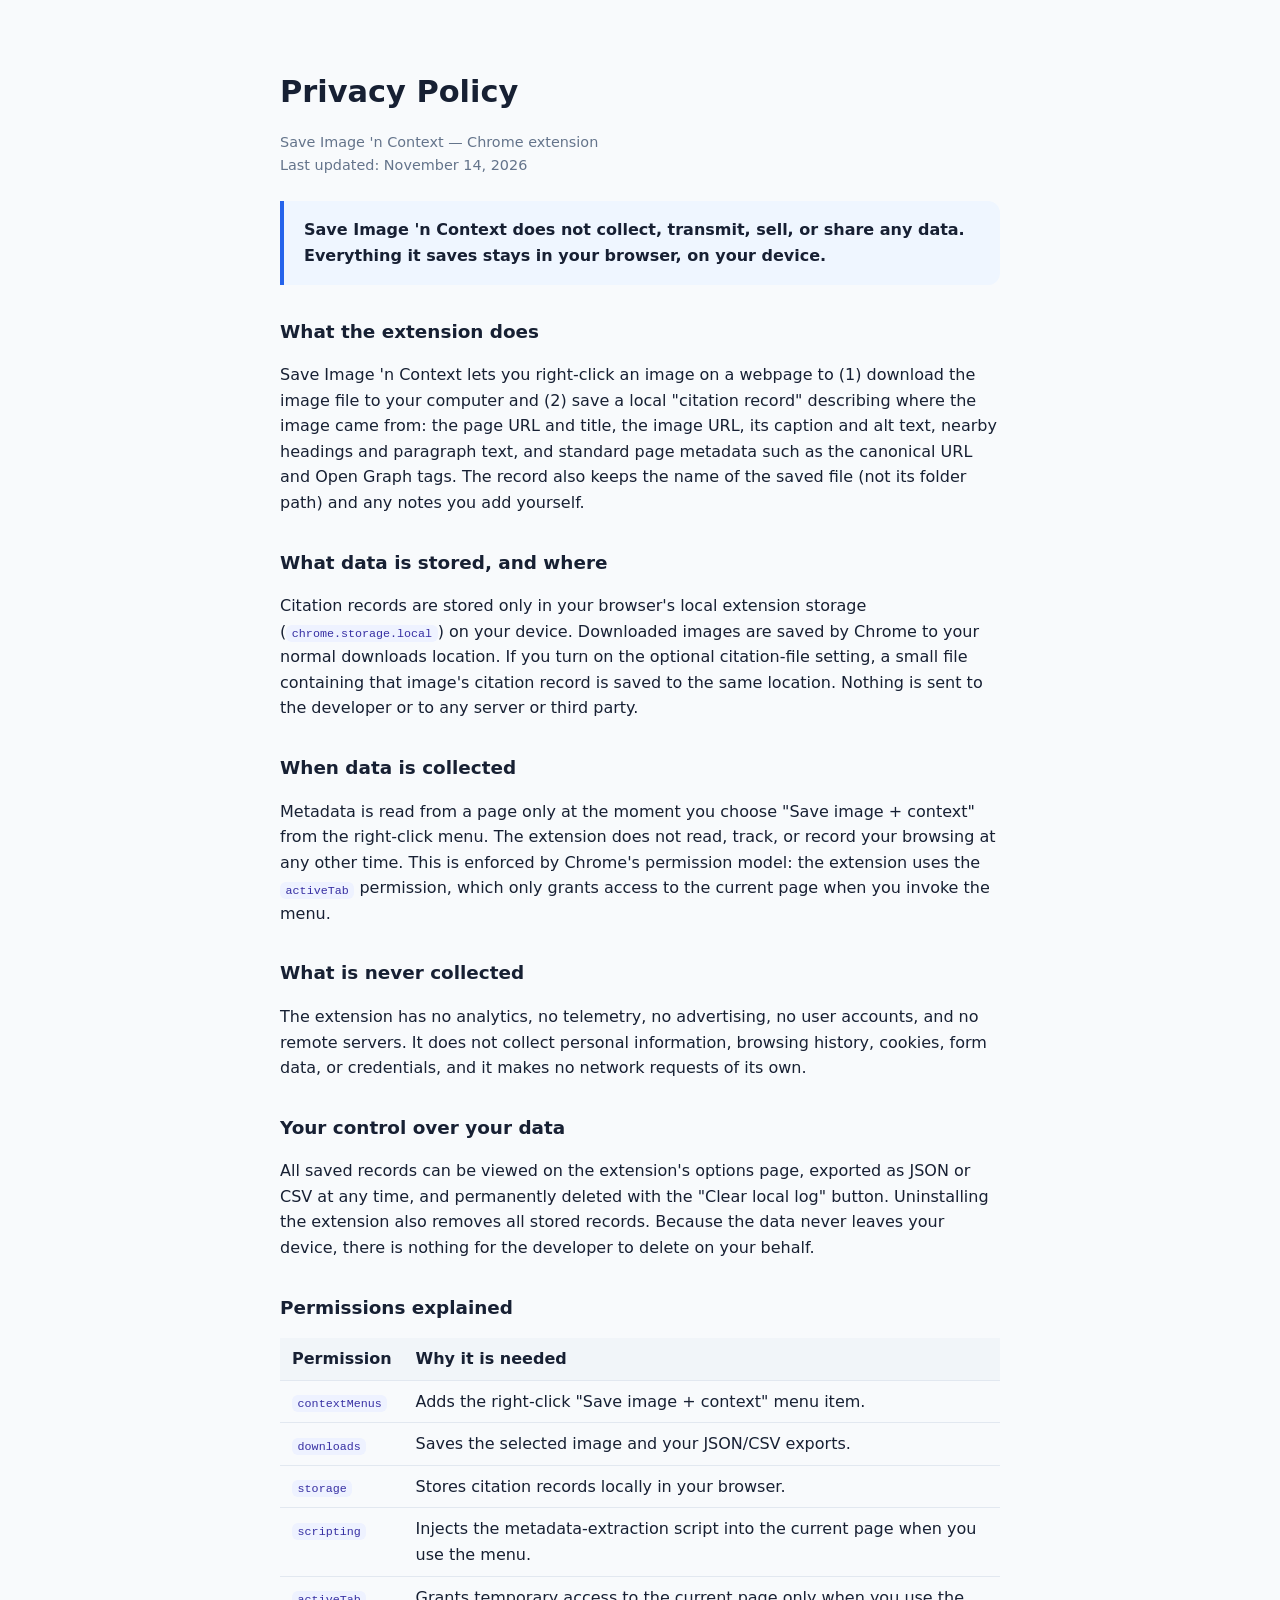
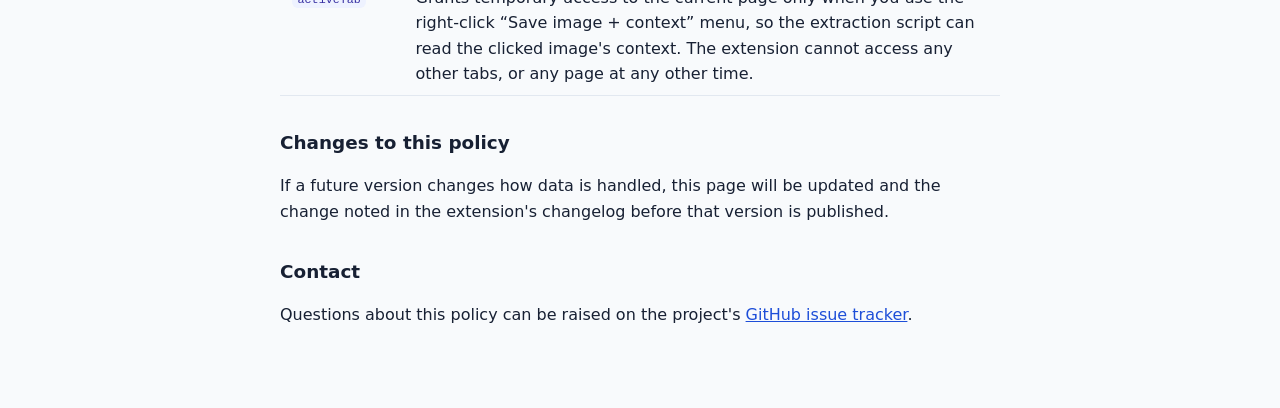
<file: docs/index.html>
<!DOCTYPE html>
<html lang="en">
<head>
  <meta charset="UTF-8" />
  <meta name="viewport" content="width=device-width, initial-scale=1.0" />
  <title>Privacy Policy — Save Image 'n Context</title>
  <style>
    body {
      margin: 0;
      font-family: system-ui, -apple-system, "Segoe UI", sans-serif;
      color: #172033;
      background: #f8fafc;
      line-height: 1.6;
    }
    main {
      max-width: 720px;
      margin: 0 auto;
      padding: 3rem 1.25rem 4rem;
    }
    h1 { font-size: 1.9rem; margin-bottom: 0.25rem; }
    h2 { font-size: 1.15rem; margin-top: 2rem; }
    .updated { color: #64748b; font-size: 0.9rem; }
    .summary {
      margin: 1.5rem 0;
      padding: 1rem 1.25rem;
      border-left: 4px solid #2563eb;
      background: #eff6ff;
      border-radius: 0 12px 12px 0;
      font-weight: 600;
    }
    code {
      padding: 0.1rem 0.35rem;
      border-radius: 6px;
      background: #eef2ff;
      color: #3730a3;
      font-size: 0.9em;
    }
    table { border-collapse: collapse; width: 100%; margin: 1rem 0; }
    th, td {
      text-align: left;
      padding: 0.5rem 0.75rem;
      border-bottom: 1px solid #e2e8f0;
      vertical-align: top;
    }
    th { background: #f1f5f9; }
    a { color: #1d4ed8; }
  </style>
</head>
<body>
  <main>
    <h1>Privacy Policy</h1>
    <p class="updated">Save Image 'n Context — Chrome extension<br />
    Last updated: November 14, 2026</p>

    <p class="summary">
      Save Image 'n Context does not collect, transmit, sell, or share any
      data. Everything it saves stays in your browser, on your device.
    </p>

    <h2>What the extension does</h2>
    <p>
      Save Image 'n Context lets you right-click an image on a webpage to
      (1)&nbsp;download the image file to your computer and (2)&nbsp;save a
      local "citation record" describing where the image came from: the page
      URL and title, the image URL, its caption and alt text, nearby headings
      and paragraph text, and standard page metadata such as the canonical URL
      and Open Graph tags.
      The record also keeps the name of the saved file (not its folder path)
      and any notes you add yourself.
    </p>

    <h2>What data is stored, and where</h2>
    <p>
      Citation records are stored only in your browser's local extension
      storage (<code>chrome.storage.local</code>) on your device. Downloaded
      images are saved by Chrome to your normal downloads location. If you turn
      on the optional citation-file setting, a small file containing that
      image's citation record is saved to the same location. Nothing is
      sent to the developer or to any server or third party.
    </p>

    <h2>When data is collected</h2>
    <p>
      Metadata is read from a page only at the moment you choose
      "Save image + context" from the right-click menu. The extension does not
      read, track, or record your browsing at any other time. This is enforced
      by Chrome's permission model: the extension uses the
      <code>activeTab</code> permission, which only grants access to the
      current page when you invoke the menu.
    </p>

    <h2>What is never collected</h2>
    <p>
      The extension has no analytics, no telemetry, no advertising, no user
      accounts, and no remote servers. It does not collect personal
      information, browsing history, cookies, form data, or credentials, and
      it makes no network requests of its own.
    </p>

    <h2>Your control over your data</h2>
    <p>
      All saved records can be viewed on the extension's options page,
      exported as JSON or CSV at any time, and permanently deleted with the
      "Clear local log" button. Uninstalling the extension also removes all
      stored records. Because the data never leaves your device, there is
      nothing for the developer to delete on your behalf.
    </p>

    <h2>Permissions explained</h2>
    <table>
      <tr><th>Permission</th><th>Why it is needed</th></tr>
      <tr><td><code>contextMenus</code></td>
          <td>Adds the right-click "Save image + context" menu item.</td></tr>
      <tr><td><code>downloads</code></td>
          <td>Saves the selected image and your JSON/CSV exports.</td></tr>
      <tr><td><code>storage</code></td>
          <td>Stores citation records locally in your browser.</td></tr>
      <tr><td><code>scripting</code></td>
          <td>Injects the metadata-extraction script into the current page
              when you use the menu.</td></tr>
      <tr><td><code>activeTab</code></td>
          <td>Grants temporary access to the current page only when you use
              the right-click &ldquo;Save image + context&rdquo; menu, so the
              extraction script can read the clicked image's context. The
              extension cannot access any other tabs, or any page at any
              other time.</td></tr>
    </table>

    <h2>Changes to this policy</h2>
    <p>
      If a future version changes how data is handled, this page will be
      updated and the change noted in the extension's changelog before that
      version is published.
    </p>

    <h2>Contact</h2>
    <p>
      Questions about this policy can be raised on the project's
      <a href="https://github.com/nina-mir/save-image-n-context/issues">GitHub issue tracker</a>.
    </p>
  </main>
</body>
</html>
</file>
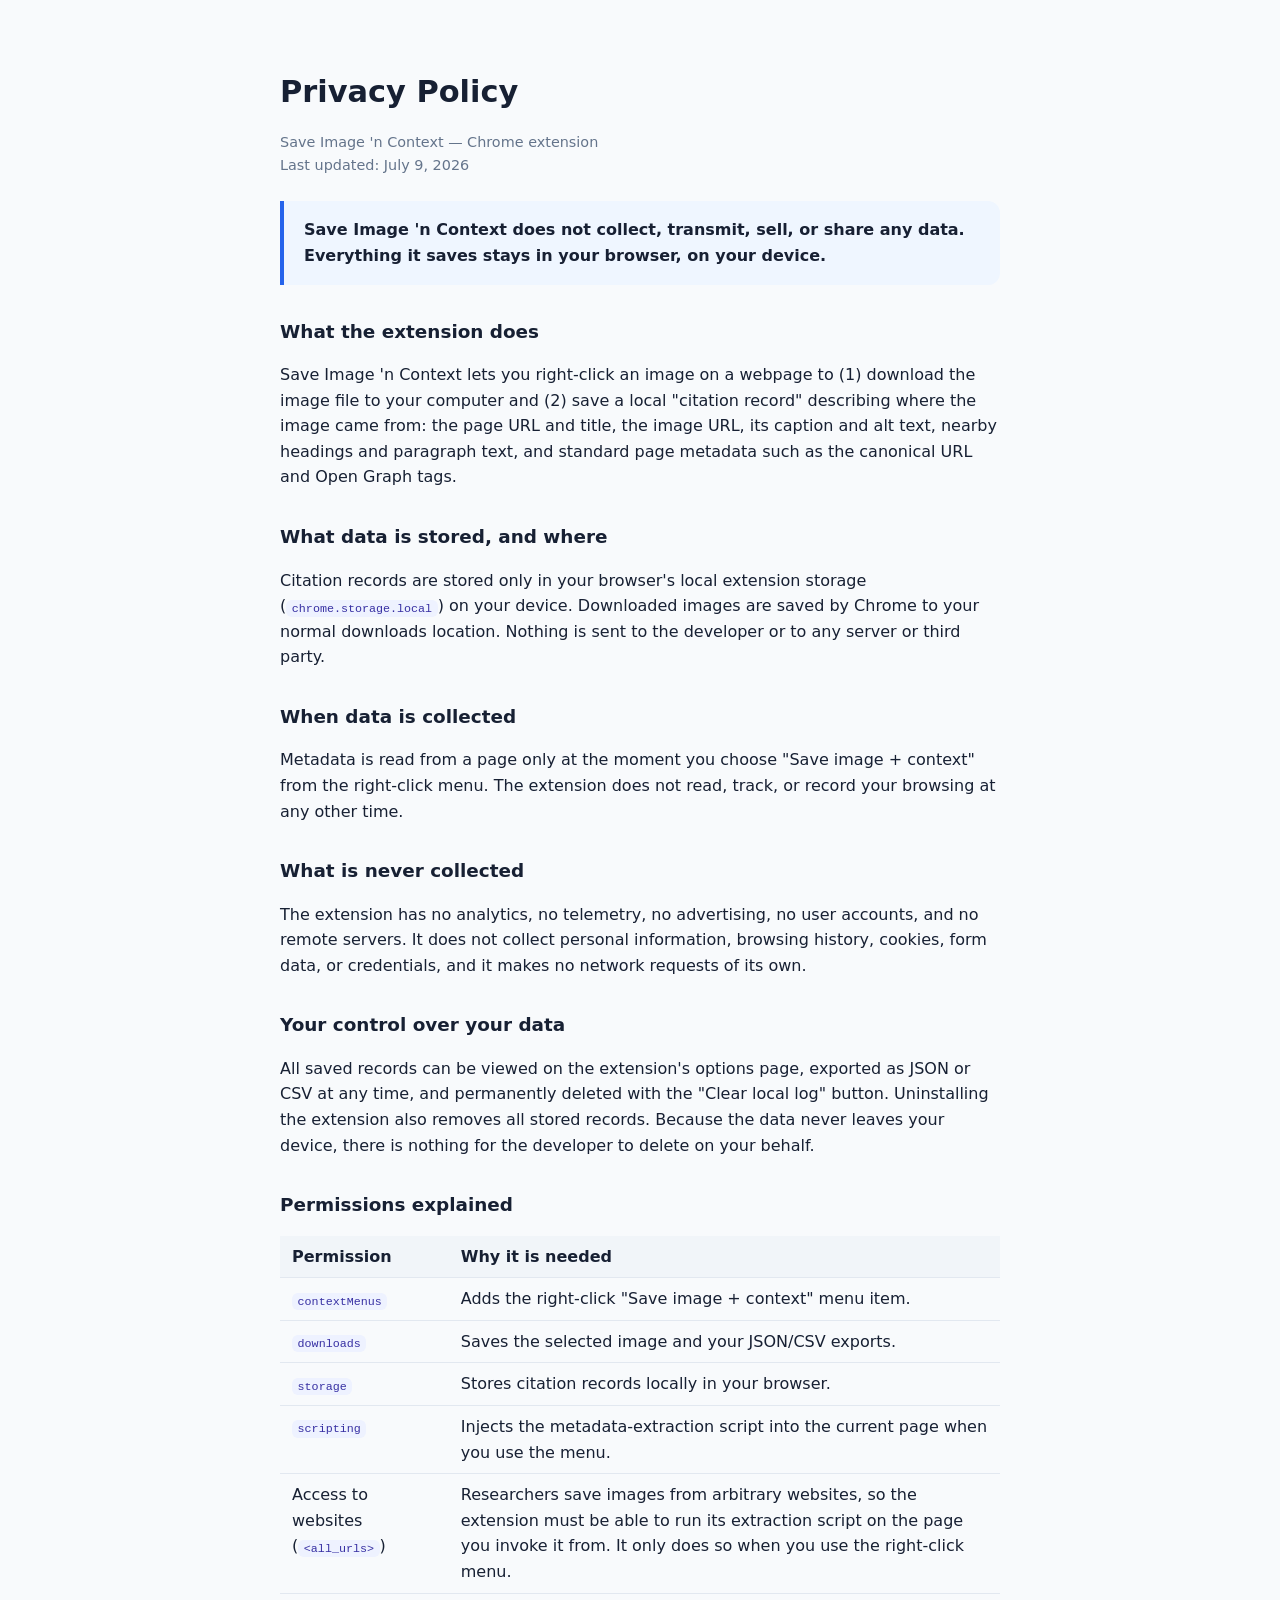
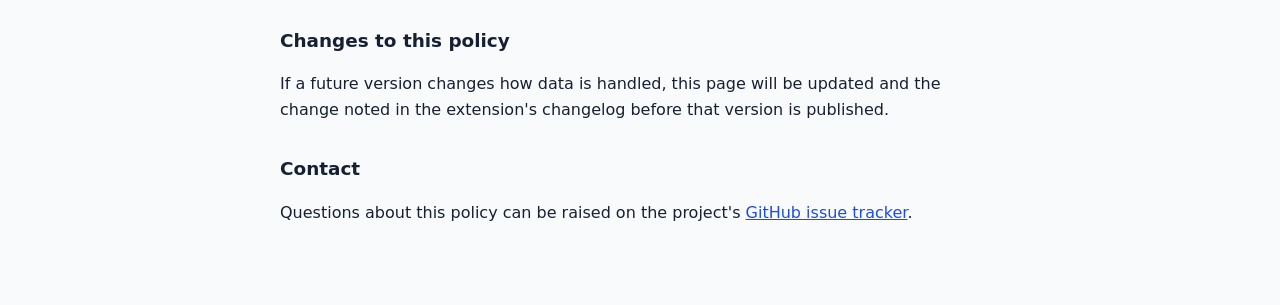
<file: docs/privacy-policy.html>
<!DOCTYPE html>
<html lang="en">
<head>
  <meta charset="UTF-8" />
  <meta name="viewport" content="width=device-width, initial-scale=1.0" />
  <title>Privacy Policy — Save Image 'n Context</title>
  <style>
    body {
      margin: 0;
      font-family: system-ui, -apple-system, "Segoe UI", sans-serif;
      color: #172033;
      background: #f8fafc;
      line-height: 1.6;
    }
    main {
      max-width: 720px;
      margin: 0 auto;
      padding: 3rem 1.25rem 4rem;
    }
    h1 { font-size: 1.9rem; margin-bottom: 0.25rem; }
    h2 { font-size: 1.15rem; margin-top: 2rem; }
    .updated { color: #64748b; font-size: 0.9rem; }
    .summary {
      margin: 1.5rem 0;
      padding: 1rem 1.25rem;
      border-left: 4px solid #2563eb;
      background: #eff6ff;
      border-radius: 0 12px 12px 0;
      font-weight: 600;
    }
    code {
      padding: 0.1rem 0.35rem;
      border-radius: 6px;
      background: #eef2ff;
      color: #3730a3;
      font-size: 0.9em;
    }
    table { border-collapse: collapse; width: 100%; margin: 1rem 0; }
    th, td {
      text-align: left;
      padding: 0.5rem 0.75rem;
      border-bottom: 1px solid #e2e8f0;
      vertical-align: top;
    }
    th { background: #f1f5f9; }
    a { color: #1d4ed8; }
  </style>
</head>
<body>
  <main>
    <h1>Privacy Policy</h1>
    <p class="updated">Save Image 'n Context — Chrome extension<br />
    Last updated: July 9, 2026</p>

    <p class="summary">
      Save Image 'n Context does not collect, transmit, sell, or share any
      data. Everything it saves stays in your browser, on your device.
    </p>

    <h2>What the extension does</h2>
    <p>
      Save Image 'n Context lets you right-click an image on a webpage to
      (1)&nbsp;download the image file to your computer and (2)&nbsp;save a
      local "citation record" describing where the image came from: the page
      URL and title, the image URL, its caption and alt text, nearby headings
      and paragraph text, and standard page metadata such as the canonical URL
      and Open Graph tags.
    </p>

    <h2>What data is stored, and where</h2>
    <p>
      Citation records are stored only in your browser's local extension
      storage (<code>chrome.storage.local</code>) on your device. Downloaded
      images are saved by Chrome to your normal downloads location. Nothing is
      sent to the developer or to any server or third party.
    </p>

    <h2>When data is collected</h2>
    <p>
      Metadata is read from a page only at the moment you choose
      "Save image + context" from the right-click menu. The extension does not
      read, track, or record your browsing at any other time.
    </p>

    <h2>What is never collected</h2>
    <p>
      The extension has no analytics, no telemetry, no advertising, no user
      accounts, and no remote servers. It does not collect personal
      information, browsing history, cookies, form data, or credentials, and
      it makes no network requests of its own.
    </p>

    <h2>Your control over your data</h2>
    <p>
      All saved records can be viewed on the extension's options page,
      exported as JSON or CSV at any time, and permanently deleted with the
      "Clear local log" button. Uninstalling the extension also removes all
      stored records. Because the data never leaves your device, there is
      nothing for the developer to delete on your behalf.
    </p>

    <h2>Permissions explained</h2>
    <table>
      <tr><th>Permission</th><th>Why it is needed</th></tr>
      <tr><td><code>contextMenus</code></td>
          <td>Adds the right-click "Save image + context" menu item.</td></tr>
      <tr><td><code>downloads</code></td>
          <td>Saves the selected image and your JSON/CSV exports.</td></tr>
      <tr><td><code>storage</code></td>
          <td>Stores citation records locally in your browser.</td></tr>
      <tr><td><code>scripting</code></td>
          <td>Injects the metadata-extraction script into the current page
              when you use the menu.</td></tr>
      <tr><td>Access to websites (<code>&lt;all_urls&gt;</code>)</td>
          <td>Researchers save images from arbitrary websites, so the
              extension must be able to run its extraction script on the page
              you invoke it from. It only does so when you use the
              right-click menu.</td></tr>
    </table>

    <h2>Changes to this policy</h2>
    <p>
      If a future version changes how data is handled, this page will be
      updated and the change noted in the extension's changelog before that
      version is published.
    </p>

    <h2>Contact</h2>
    <p>
      Questions about this policy can be raised on the project's
      <a href="https://github.com/YOUR-USERNAME/save-image-n-context/issues">GitHub issue tracker</a>.
    </p>
  </main>
</body>
</html>
</file>
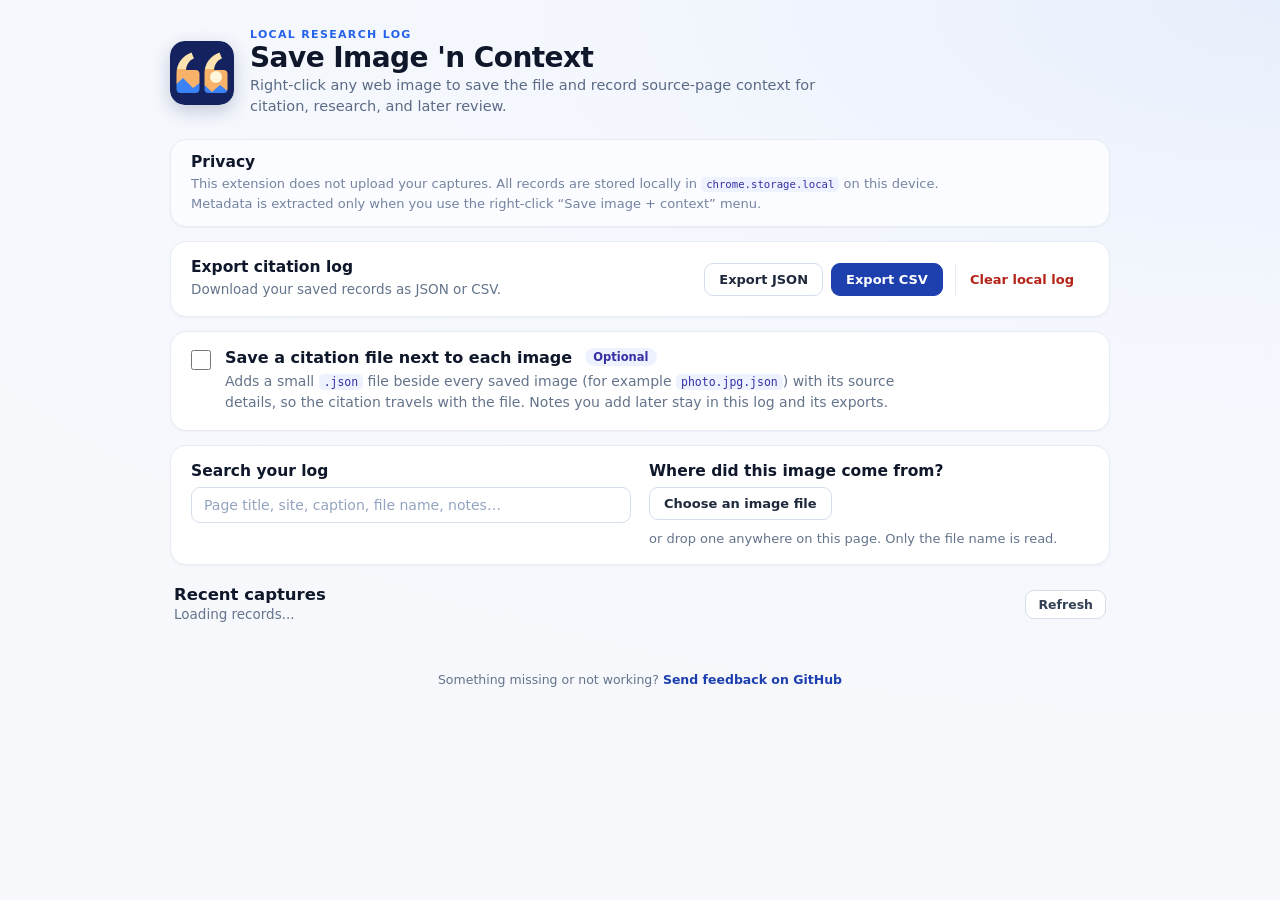
<file: extension/options/options.html>
<!DOCTYPE html>
<html lang="en">
<head>
  <meta charset="UTF-8" />
  <meta name="viewport" content="width=device-width, initial-scale=1.0" />
  <title>Save Image 'n Context</title>
  <link rel="icon" type="image/png" sizes="32x32" href="../icons/icon-32.png" />
  <link rel="stylesheet" href="options.css" />
  <script src="options.js" defer></script>
</head>

<body>
  <main class="app-shell">
    <header class="hero">
      <img class="hero__icon" src="../icons/icon.svg" alt="" width="64" height="64" />
      <div>
        <p class="eyebrow">Local research log</p>
        <h1>Save Image 'n Context</h1>
        <p class="subtitle">
          Right-click any web image to save the file and record source-page
          context for citation, research, and later review.
        </p>
      </div>
    </header>

    <section class="panel privacy-message">
      <h2>Privacy</h2>
      <p>
        This extension does not upload your captures. All records are stored
        locally in <code>chrome.storage.local</code> on this device.
      </p>
      <p>
        Metadata is extracted only when you use the right-click
        &ldquo;Save image + context&rdquo; menu.
      </p>
    </section>

    <section class="toolbar panel">
      <div>
        <h2>Export citation log</h2>
        <p>Download your saved records as JSON or CSV.</p>
      </div>

      <div class="export-buttons">
        <button class="btn" id="export-json">Export JSON</button>
        <button class="btn btn-primary" id="export-csv">Export CSV</button>
        <button class="btn btn-danger" id="clear-records">Clear local log</button>
      </div>
    </section>

    <section class="panel setting">
      <label class="setting__row" for="setting-sidecar">
        <input id="setting-sidecar" type="checkbox" />
        <span>
          <span class="setting__title">Save a citation file next to each image</span>
          <span class="setting__badge">Optional</span>
          <span class="setting__hint">
            Adds a small <code>.json</code> file beside every saved image
            (for example <code>photo.jpg.json</code>) with its source details,
            so the citation travels with the file. Notes you add later stay in
            this log and its exports.
          </span>
        </span>
      </label>
    </section>

    <section class="panel finder">
      <div class="finder__search">
        <label class="finder__label" for="search">Search your log</label>
        <input
          class="input"
          id="search"
          type="search"
          placeholder="Page title, site, caption, file name, notes&hellip;"
          autocomplete="off"
        />
      </div>

      <div class="finder__lookup">
        <span class="finder__label">Where did this image come from?</span>
        <div class="finder__lookup-row">
          <button class="btn" id="lookup-button" type="button">Choose an image file</button>
          <span class="finder__hint">
            or drop one anywhere on this page. Only the file name is read.
          </span>
        </div>
        <input id="lookup-input" type="file" accept="image/*" hidden />
      </div>
    </section>

    <section class="panel logs-panel">
      <div class="logs-header">
        <div>
          <h2 id="logs-title">Recent captures</h2>
          <p id="log-count">Loading records...</p>
        </div>

        <div class="logs-actions">
          <button class="btn btn-secondary" id="clear-filter" hidden>
            Show recent captures
          </button>
          <button class="btn btn-secondary" id="view-last-20">Refresh</button>
        </div>
      </div>

      <p id="empty-state" class="empty-state" hidden>
        No captures yet. Right-click an image on any webpage and choose
        &ldquo;Save image + context&rdquo; to start your log.
      </p>

      <p id="no-matches" class="empty-state" hidden></p>

      <ul id="records" class="record-list"></ul>

      <div class="show-more">
        <button class="btn" id="show-more" type="button" hidden>Show 20 more</button>
      </div>
    </section>

    <footer class="page-footer">
      Something missing or not working?
      <a
        href="https://github.com/nina-mir/save-image-n-context/issues"
        target="_blank"
        rel="noreferrer"
      >Send feedback on GitHub</a>
    </footer>
  </main>

  <div id="drop-overlay" class="drop-overlay" hidden>
    Drop the image to find its record
  </div>
</body>
</html>
</file>
<file: extension/options/options.css>
/* =========================================================================
   Save Image 'n Context — options page
   Design tokens first, then layout, then components.
   No framework: plain CSS custom properties + class selectors.
   ========================================================================= */

:root {
  /* ---- color tokens ---- */
  --navy:      #1e40af;   /* brand / primary / title links      */
  --navy-hover:#1b3a9c;
  --blue:      #3b82f6;   /* accents                            */
  --sky:       #bfdbfe;   /* soft fills                         */
  --amber:     #f59e0b;   /* accent / partial status            */

  --ink:       #0f172a;   /* primary text                       */
  --muted:     #64748b;   /* secondary text                     */
  --meta:      #7484a0;   /* meta line                          */
  --faint:     #93a3bf;   /* eyebrow / group labels             */

  --hairline:  #e6ebf5;   /* borders + dividers                 */
  --field-bg:  #f8faff;   /* metadata sub-cards                 */
  --btn-border:#d5deed;

  /* status */
  --ok-fg:#137a4b;  --ok-bg:#e6f6ee;  --ok-br:#b9e6cd;  --ok-dot:#1aa25f;
  --wn-fg:#9a6400;  --wn-bg:#fdf3e2;  --wn-br:#f4d9a8;  --wn-dot:#e79a13;
  --danger:#b42318; --danger-bg:#fef2f2;

  /* ---- radius ---- */
  --r-chip:999px; --r-btn:9px; --r-field:11px; --r-card:16px;

  /* ---- elevation ---- */
  --sh-card:0 1px 2px rgba(15, 23, 42, .04);
  --sh-pop: 0 8px 40px rgba(15, 23, 42, .12);
}

* { box-sizing: border-box; }
html, body { margin: 0; padding: 0; }

body {
  min-height: 100vh;
  font-size: 16px; /* extension pages may not inherit the browser default */
  font-family: "Inter", system-ui, -apple-system, BlinkMacSystemFont, "Segoe UI", sans-serif;
  color: var(--ink);
  background: radial-gradient(120% 80% at 100% 0%, #e8effc 0%, #f4f7fd 46%, #f6f8fc 100%);
}

h1, h2, p { margin-top: 0; }

/* The hidden attribute must win over component display rules. */
[hidden] { display: none !important; }

code {
  font-family: "JetBrains Mono", ui-monospace, SFMono-Regular, Menlo, monospace;
  font-size: 0.82em;
  padding: 1px 5px;
  border-radius: 5px;
  background: #eef2ff;
  color: #3730a3;
}

/* =========================================================================
   Layout
   ========================================================================= */
.app-shell {
  width: min(940px, calc(100% - 2rem));
  margin: 0 auto;
  padding: 28px 0 56px;
}

/* ---- header / hero ---- */
.hero {
  display: flex;
  align-items: center;
  gap: 16px;
  margin-bottom: 22px;
  /* was a dark near-black block; now brand-aligned and lighter-weight */
  background: transparent;
  color: var(--ink);
  padding: 0;
  box-shadow: none;
}
.eyebrow {
  margin: 0 0 2px;
  font-size: 11px;
  font-weight: 700;
  letter-spacing: 0.12em;
  text-transform: uppercase;
  color: #2563eb;
}
.hero__icon {
  flex: none;
  width: 64px;
  height: 64px;
  border-radius: 15px;
  box-shadow: 0 6px 18px rgba(20, 35, 95, .22);
}
.hero h1 {
  margin: 0 0 3px;
  font-size: 28px;
  font-weight: 800;
  letter-spacing: -0.02em;
  line-height: 1.05;
}
.subtitle {
  margin: 0;
  max-width: 600px;
  font-size: 14.5px;
  line-height: 1.45;
  color: #5b6b85;
}

/* =========================================================================
   Panels
   ========================================================================= */
.panel {
  margin-bottom: 14px;
  padding: 16px 20px;
  border: 1px solid var(--hairline);
  border-radius: var(--r-card);
  background: #fff;
  box-shadow: var(--sh-card);
}

.panel h2 { margin-bottom: 3px; font-size: 15.5px; font-weight: 700; }
.privacy-message p,
.toolbar p,
.logs-header p { margin: 0; color: var(--muted); font-size: 13.5px; line-height: 1.5; }

/* Privacy demoted to a quiet footnote-style panel */
.privacy-message {
  padding: 13px 20px;
  background: #fbfcff;
}
.privacy-message p { font-size: 13px; color: var(--meta); line-height: 1.5; }

/* =========================================================================
   Toolbar
   ========================================================================= */
.toolbar,
.logs-header {
  display: flex;
  justify-content: space-between;
  align-items: center;
  gap: 16px;
  flex-wrap: wrap;
}
.export-buttons {
  display: flex;
  align-items: center;
  gap: 8px;
  flex-wrap: wrap;
}
/* thin divider before the destructive action */
.export-buttons .btn-danger {
  margin-left: 4px;
  border-left: 1px solid var(--hairline);
  border-radius: 0 var(--r-btn) var(--r-btn) 0;
  padding-left: 14px;
}

/* =========================================================================
   Buttons  (one primary per surface; everything else recedes)
   ========================================================================= */
.btn {
  border: 1px solid var(--btn-border);
  border-radius: var(--r-btn);
  padding: 8px 14px;
  background: #fff;
  color: #1e293b;
  font: inherit;
  font-size: 13px;
  font-weight: 600;
  white-space: nowrap;
  cursor: pointer;
  transition: background 140ms ease, border-color 140ms ease;
}
.btn:hover { background: #f5f8ff; border-color: #b9c8e6; }

.btn-primary   { background: var(--navy); border-color: var(--navy); color: #fff; }
.btn-primary:hover { background: var(--navy-hover); border-color: var(--navy-hover); }

/* Refresh = small ghost button */
.btn-secondary { padding: 6px 12px; font-size: 12.5px; color: #334155; }
.btn-secondary:hover { background: #f5f8ff; }

/* Per-record actions */
.btn-small { padding: 5px 10px; font-size: 12px; color: #334155; }

/* Clear = quiet destructive; text-only until hover */
.btn-danger {
  background: transparent;
  border-color: transparent;
  color: var(--danger);
}
.btn-danger:hover { background: var(--danger-bg); border-color: transparent; }

/* =========================================================================
   Text inputs (search, notes)
   ========================================================================= */
.input {
  width: 100%;
  border: 1px solid var(--btn-border);
  border-radius: var(--r-btn);
  padding: 9px 12px;
  background: #fff;
  color: var(--ink);
  font: inherit;
  font-size: 14px;
}
.input::placeholder { color: var(--faint); }
.input:focus-visible,
.btn:focus-visible {
  outline: 2px solid var(--blue);
  outline-offset: 1px;
}

/* =========================================================================
   Finder: search + "where did this image come from?"
   ========================================================================= */
.finder {
  display: grid;
  grid-template-columns: 1fr 1fr;
  gap: 18px;
  align-items: start;
}
.finder__label {
  display: block;
  margin-bottom: 7px;
  font-size: 15.5px;
  font-weight: 700;
}
.finder__lookup-row {
  display: flex;
  align-items: center;
  gap: 10px;
  flex-wrap: wrap;
}
.finder__hint { font-size: 13px; color: var(--muted); line-height: 1.4; }

/* ---- settings ---- */
.setting__row {
  display: flex;
  align-items: flex-start;
  gap: 14px;
  cursor: pointer;
}
.setting__row input {
  flex: none;
  width: 20px;
  height: 20px;
  margin: 2px 0 0;
  accent-color: var(--navy);
  cursor: pointer;
}
.setting__title { font-size: 16px; font-weight: 700; }
.setting__badge {
  margin-left: 8px;
  padding: 2px 8px;
  border-radius: var(--r-chip);
  background: #eef2ff;
  color: #3730a3;
  font-size: 11.5px;
  font-weight: 600;
  vertical-align: 2px;
}
.setting__hint {
  display: block;
  margin-top: 4px;
  max-width: 720px;
  font-size: 14px;
  line-height: 1.55;
  color: var(--muted);
}
.record__file--sidecar { color: var(--faint); }

/* Shown while an image file is dragged over the page */
.drop-overlay {
  position: fixed;
  inset: 12px;
  z-index: 10;
  display: flex;
  align-items: center;
  justify-content: center;
  border: 2px dashed var(--blue);
  border-radius: var(--r-card);
  background: rgba(232, 239, 252, 0.92);
  color: var(--navy);
  font-size: 18px;
  font-weight: 700;
  pointer-events: none;
}

/* =========================================================================
   Captures header
   ========================================================================= */
.logs-panel { padding: 0; border: 0; background: transparent; box-shadow: none; }
.logs-header {
  padding: 6px 4px 12px;
  margin: 0;
}
.logs-header h2 { margin: 0; font-size: 16.5px; font-weight: 700; overflow-wrap: anywhere; }
.logs-actions { display: flex; gap: 8px; }

/* =========================================================================
   Record list
   ========================================================================= */
.record-list {
  display: grid;
  gap: 12px;
  margin: 0;
  padding: 0;
  list-style: none;
}

.record {
  display: grid;
  grid-template-columns: 88px 1fr;
  gap: 16px;
  padding: 14px;
  border: 1px solid var(--hairline);
  border-radius: var(--r-card);
  background: #fff;
  box-shadow: var(--sh-card);
}

/* thumbnail — real image, gradient tile as fallback */
.record__thumb {
  width: 88px;
  height: 88px;
  border-radius: var(--r-field);
  overflow: hidden;
  border: 1px solid var(--hairline);
  background: linear-gradient(135deg, #eef4ff, #dfe9fb);
  display: flex;
  align-items: center;
  justify-content: center;
}
.record__img {
  width: 100%;
  height: 100%;
  object-fit: cover;
  display: block;
}
/* shown when the image fails to load (see options.js) */
.record__thumb--empty::after {
  content: "";
  width: 34px; height: 34px;
  background: no-repeat center / contain
    url("data:image/svg+xml;utf8,<svg xmlns='http://www.w3.org/2000/svg' viewBox='0 0 96 96'><circle cx='64' cy='30' r='9' fill='%23f4b53f'/><path d='M8 78 L34 42 L52 64 L66 48 L88 74 L88 88 L8 88 Z' fill='%237ba2e8'/><path d='M8 78 L28 54 L44 68 L60 50 L78 68 L88 60 L88 88 L8 88 Z' fill='%235b86dd'/></svg>");
}

.record__body { min-width: 0; }
.record__head {
  display: flex;
  align-items: flex-start;
  justify-content: space-between;
  gap: 10px;
}
.record__title {
  font-size: 14.5px;
  font-weight: 700;
  line-height: 1.3;
  color: var(--navy);
  text-decoration: none;
  overflow-wrap: anywhere;
}
.record__title:hover { text-decoration: underline; }

.record__meta {
  display: flex;
  align-items: center;
  flex-wrap: wrap;
  gap: 8px;
  margin-top: 4px;
  font-size: 12px;
  color: var(--meta);
}
.record__meta .sep { color: #c3cee0; }
.record__meta a {
  color: var(--muted);
  font-weight: 600;
  text-decoration: none;
}
.record__meta a:hover { text-decoration: underline; }

/* saved file name */
.record__file {
  font-family: "JetBrains Mono", ui-monospace, SFMono-Regular, Menlo, monospace;
  font-size: 11.5px;
  color: var(--muted);
  overflow-wrap: anywhere;
}

/* =========================================================================
   Status chip
   ========================================================================= */
.chip {
  flex: 0 0 auto;
  display: inline-flex;
  align-items: center;
  gap: 5px;
  padding: 4px 9px;
  border-radius: var(--r-chip);
  font-size: 11px;
  font-weight: 600;
  border: 1px solid transparent;
  white-space: nowrap;
}
.chip .dot { width: 6px; height: 6px; border-radius: 50%; }
.chip--ok   { color: var(--ok-fg); background: var(--ok-bg); border-color: var(--ok-br); }
.chip--ok   .dot { background: var(--ok-dot); }
.chip--warn { color: var(--wn-fg); background: var(--wn-bg); border-color: var(--wn-br); }
.chip--warn .dot { background: var(--wn-dot); }

/* =========================================================================
   Metadata groups
   ========================================================================= */
.record__groups { display: grid; gap: 9px; margin-top: 11px; }

.mgroup {
  border: 1px solid #eef1f7;
  background: var(--field-bg);
  border-radius: var(--r-field);
  padding: 9px 11px;
}
.mgroup__label {
  font-size: 10.5px;
  font-weight: 700;
  letter-spacing: 0.08em;
  text-transform: uppercase;
  color: var(--faint);
  margin-bottom: 5px;
}
.mgroup__list { margin: 0; display: grid; gap: 5px; }

.field {
  display: grid;
  grid-template-columns: 88px 1fr;
  gap: 10px;
  align-items: baseline;
}
.field__key { font-size: 12px; font-weight: 600; color: #8a97b0; }
.field__val { margin: 0; font-size: 13px; color: #28324a; line-height: 1.45; overflow-wrap: anywhere; }

/* =========================================================================
   Record footer: note + copy buttons
   ========================================================================= */
.record__footer {
  display: flex;
  align-items: flex-start;
  gap: 10px;
  flex-wrap: wrap;
  margin-top: 11px;
}
.record__notes {
  position: relative;
  flex: 1 1 240px;
  min-width: 0;
}
.notes__input {
  display: block;
  min-height: 32px;
  padding: 6px 10px;
  line-height: 1.4;
  resize: vertical;
  field-sizing: content; /* grows with the note where supported */
}
.notes__status {
  position: absolute;
  right: 10px;
  bottom: 7px;
  font-size: 11px;
  font-weight: 600;
  color: var(--ok-fg);
  pointer-events: none;
}
.record__actions { display: flex; gap: 6px; flex-wrap: wrap; }

/* "Show more" under the list */
.show-more { display: flex; justify-content: center; margin-top: 14px; }
.show-more .btn { padding: 9px 22px; font-size: 14px; }

/* =========================================================================
   Empty state
   ========================================================================= */
.empty-state {
  margin: 4px 0 0;
  padding: 22px;
  border: 1px dashed #cbd5e1;
  border-radius: var(--r-field);
  color: var(--muted);
  text-align: center;
  font-size: 13.5px;
  overflow-wrap: anywhere;
}

/* =========================================================================
   Capture warnings
   ========================================================================= */
.capture-note {
  margin: 6px 0 0;
  font-size: 12px;
  color: var(--wn-fg);
}

/* =========================================================================
   Page footer
   ========================================================================= */
.page-footer {
  margin-top: 22px;
  text-align: center;
  font-size: 12.5px;
  color: var(--muted);
}
.page-footer a { color: var(--navy); font-weight: 600; text-decoration: none; }
.page-footer a:hover { text-decoration: underline; }

/* =========================================================================
   Responsive
   ========================================================================= */
@media (max-width: 640px) {
  .finder { grid-template-columns: 1fr; }
}

@media (max-width: 560px) {
  .record {
    grid-template-columns: 1fr;
  }
  .record__thumb {
    width: 100%;
    height: 160px;
  }
  .hero__icon { width: 52px; height: 52px; border-radius: 12px; }
  .toolbar,
  .logs-header { align-items: stretch; flex-direction: column; }
  .export-buttons { width: 100%; }
  .export-buttons .btn { flex: 1; text-align: center; }
  .export-buttons .btn-danger { border-left: 0; border-radius: var(--r-btn); }
}
</file>
